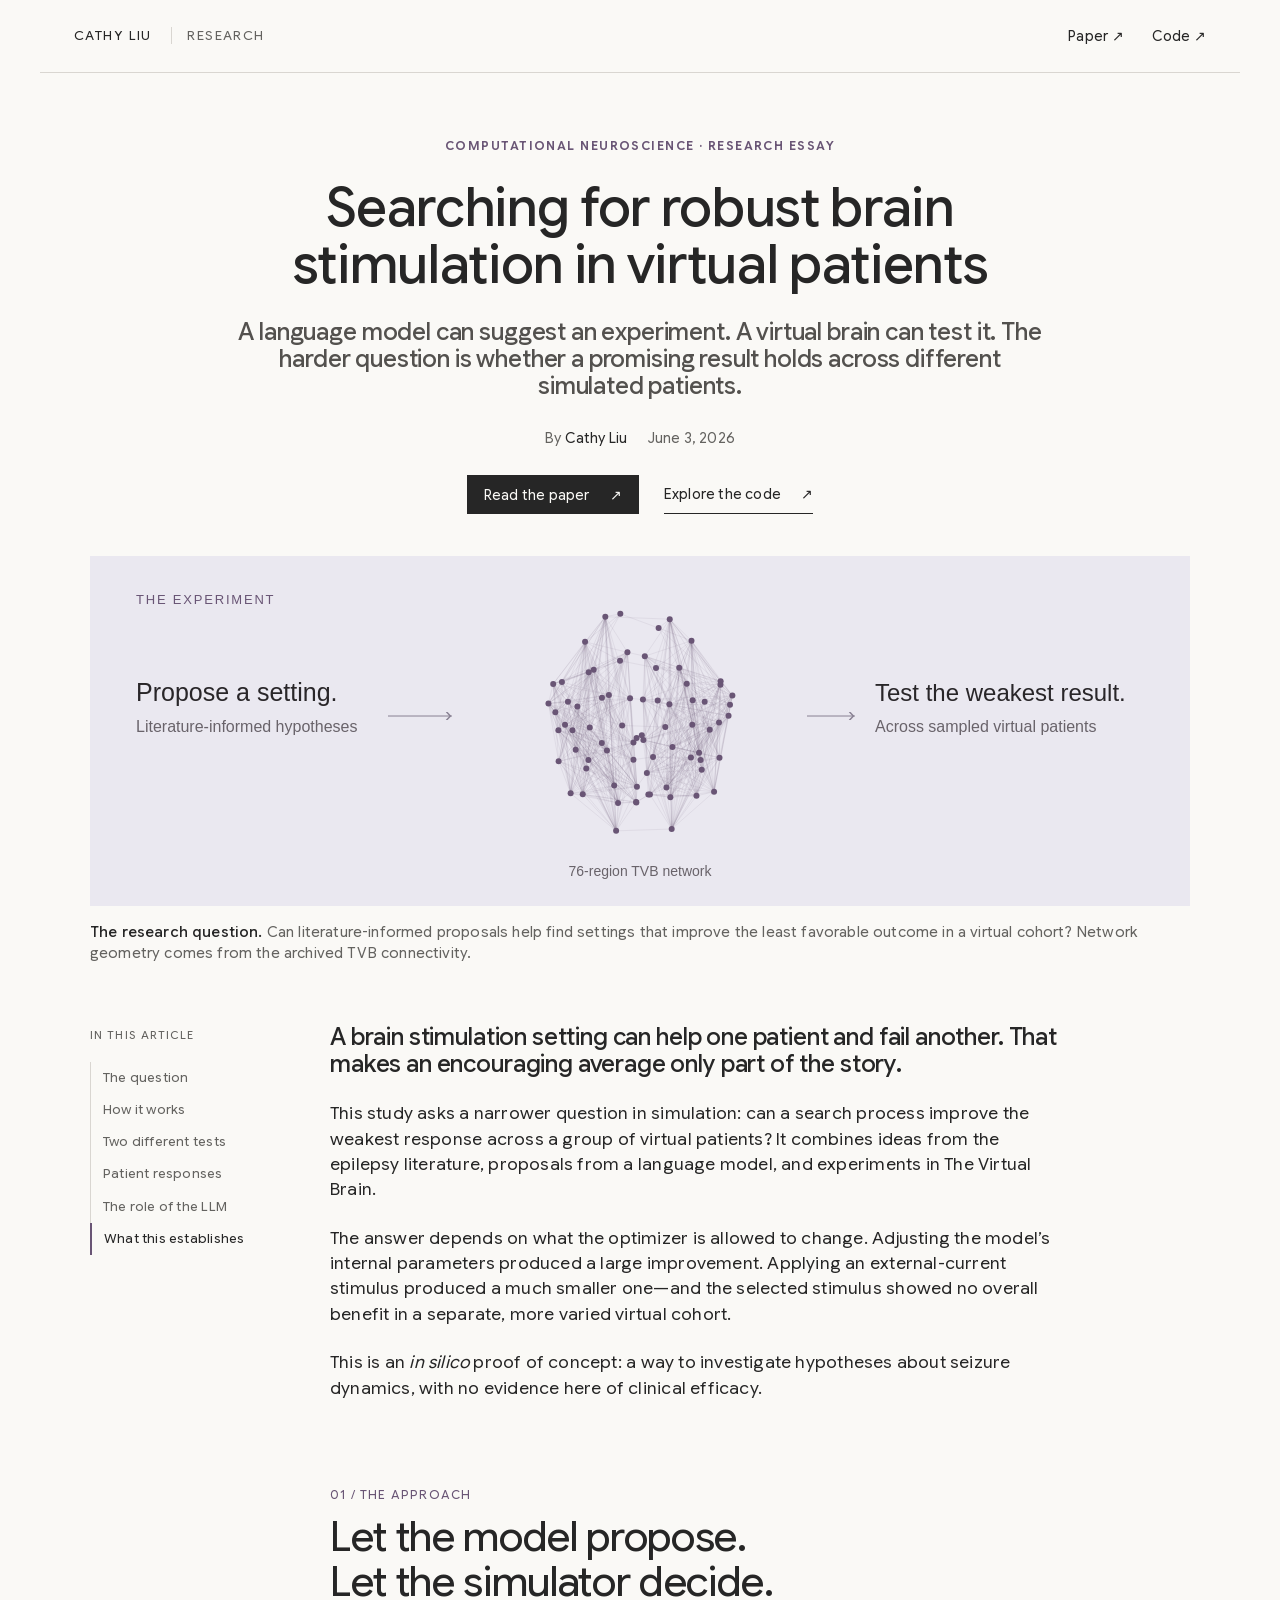
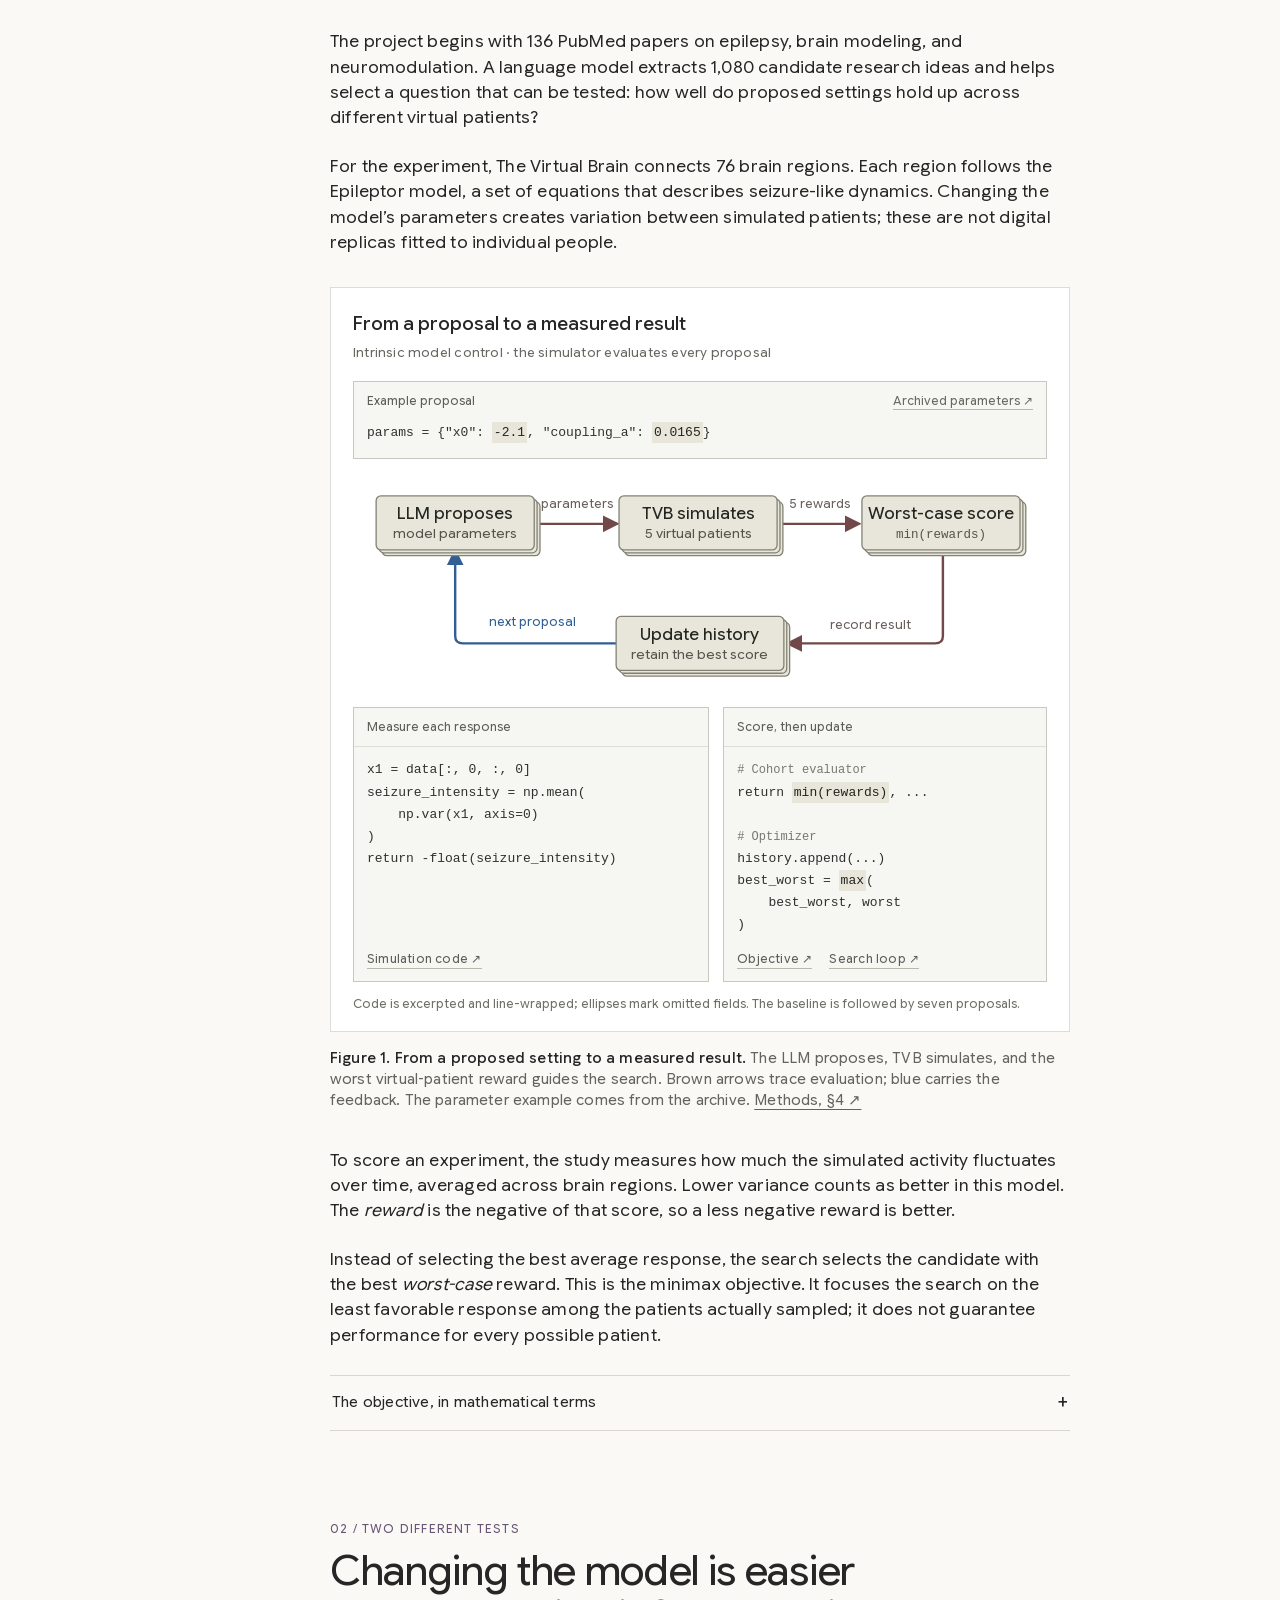
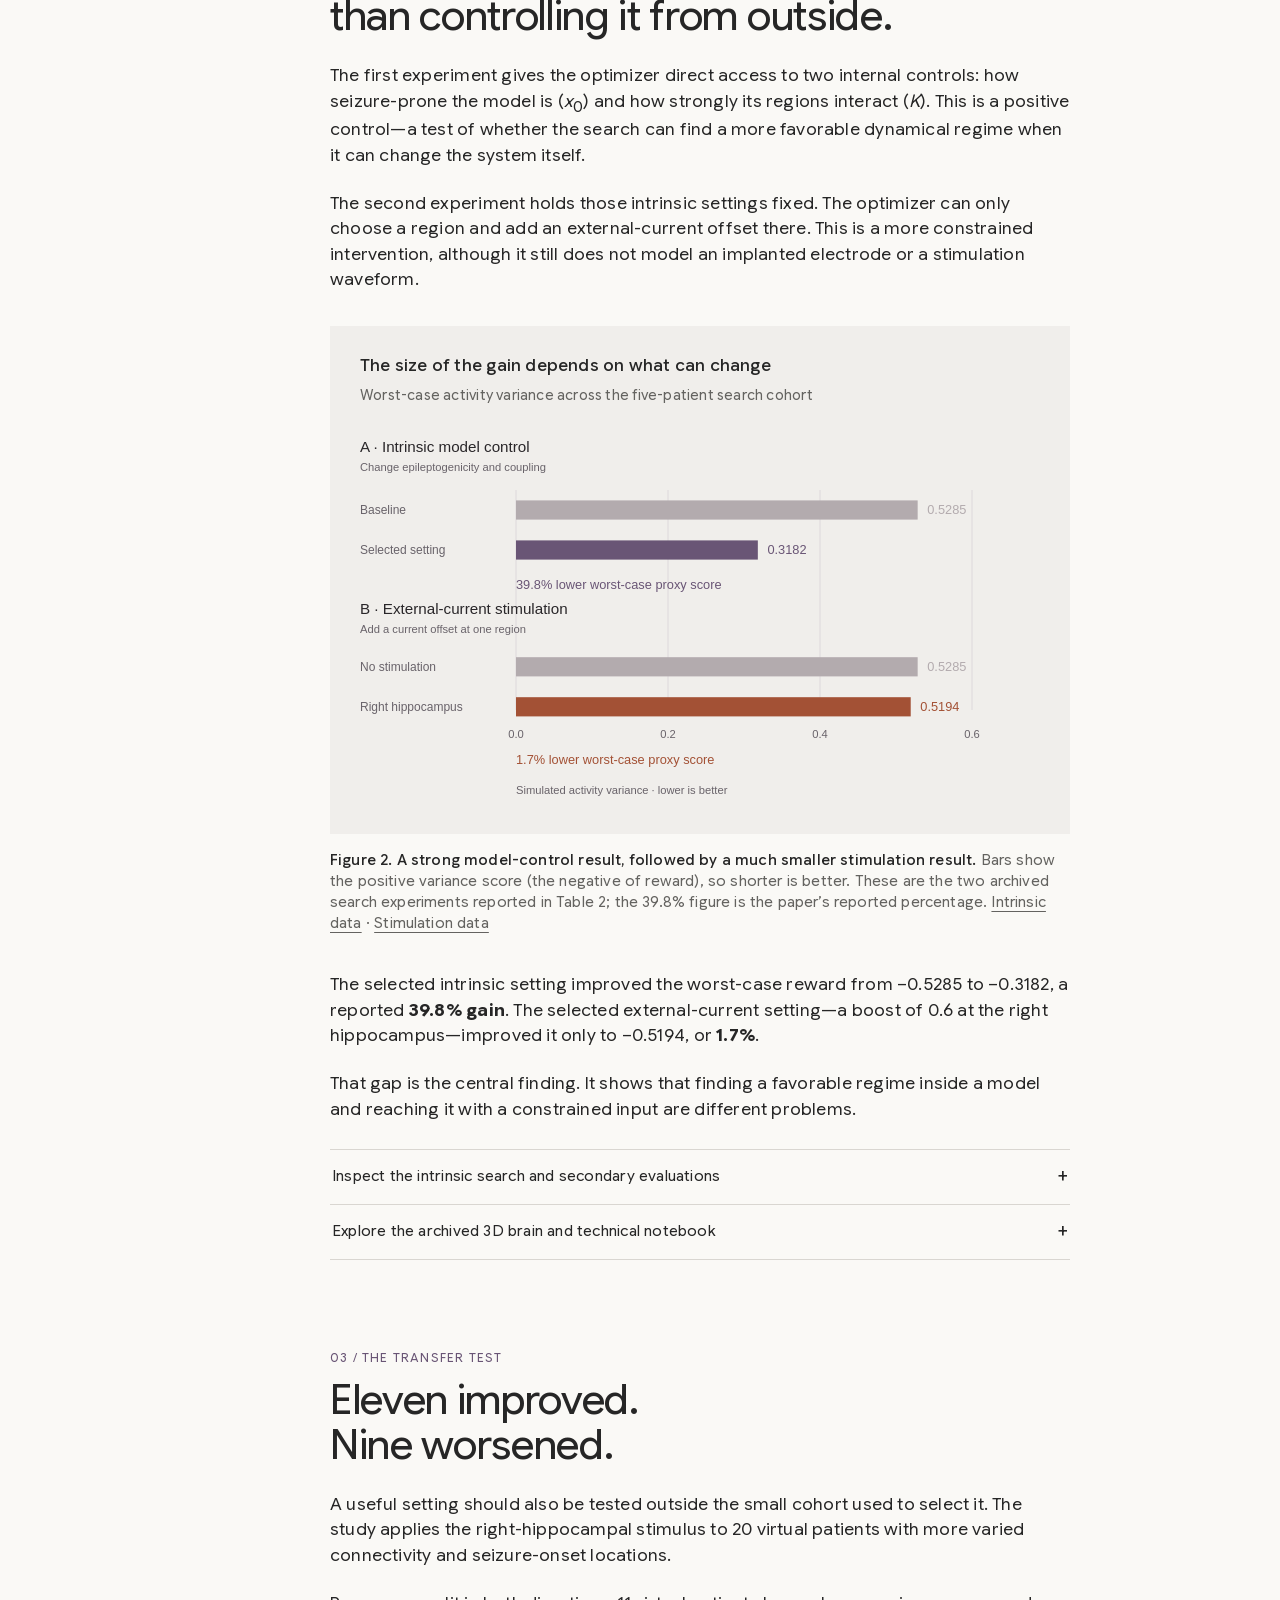
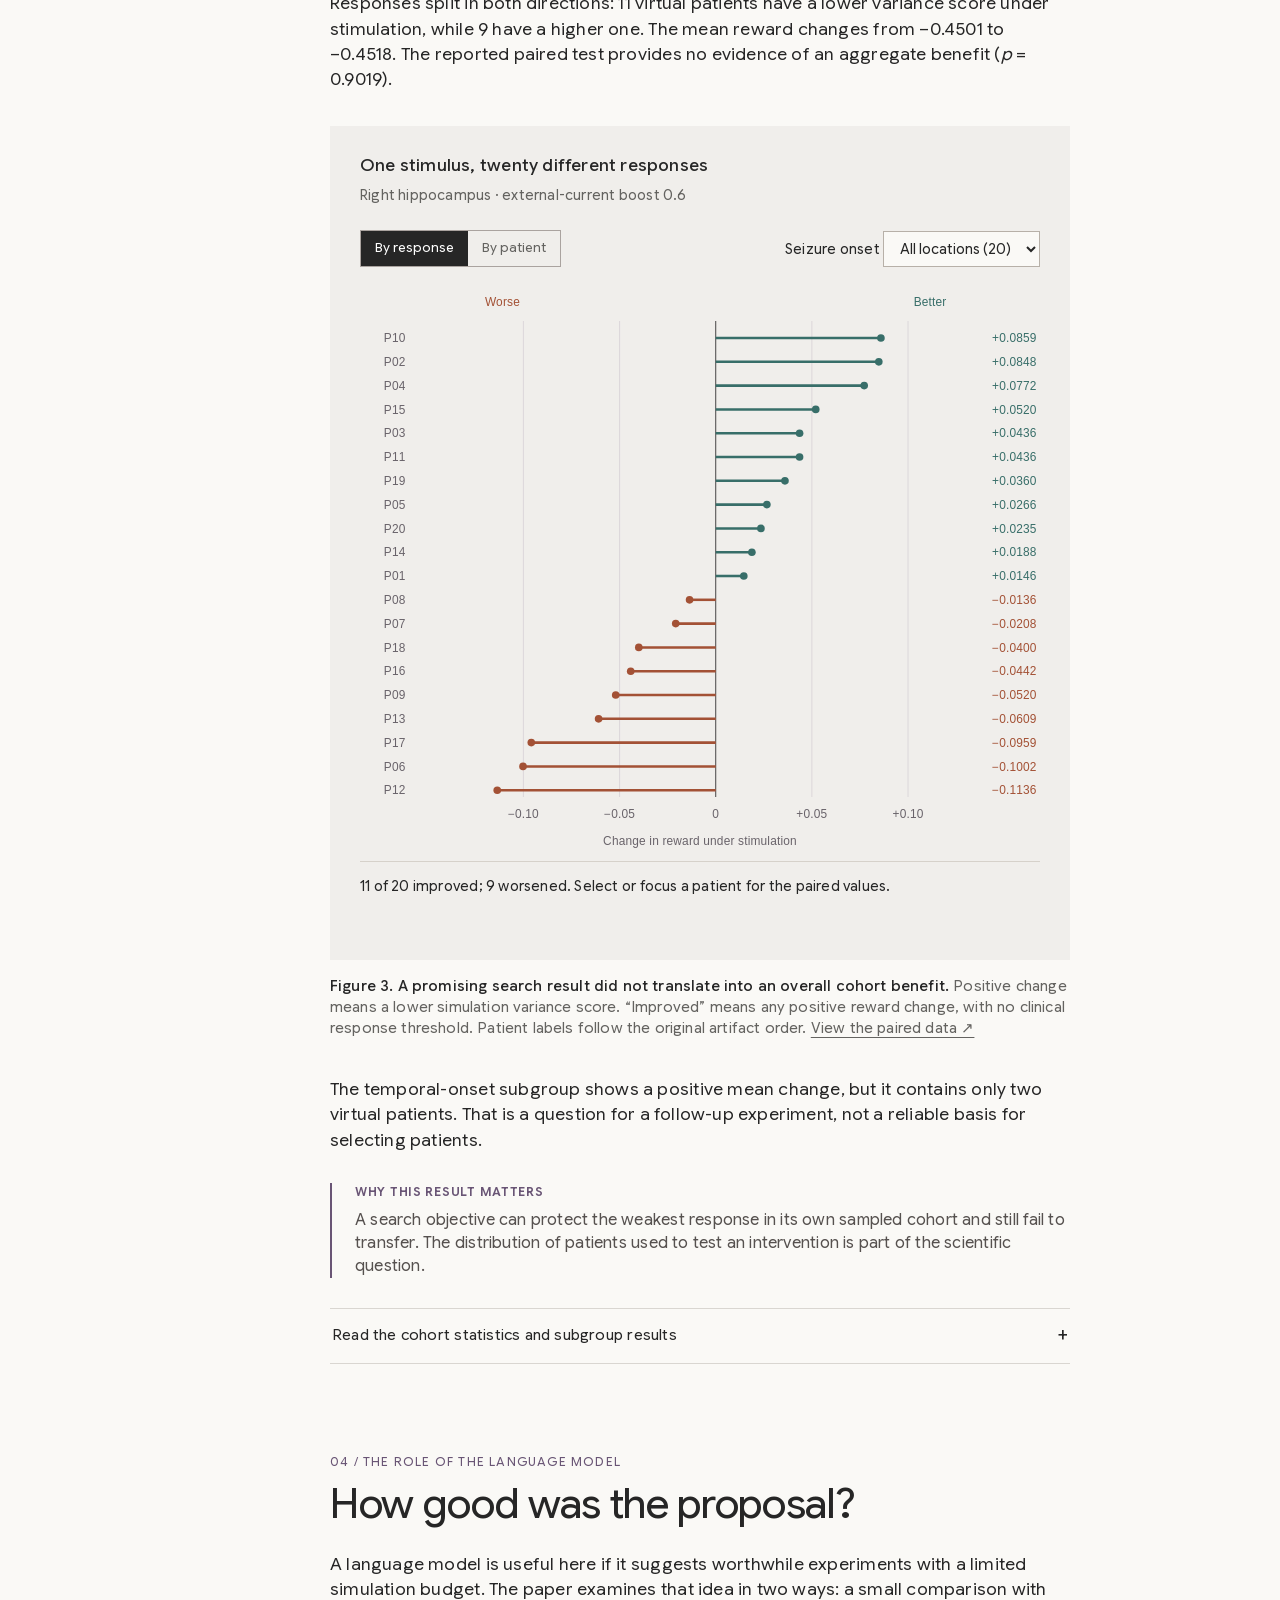
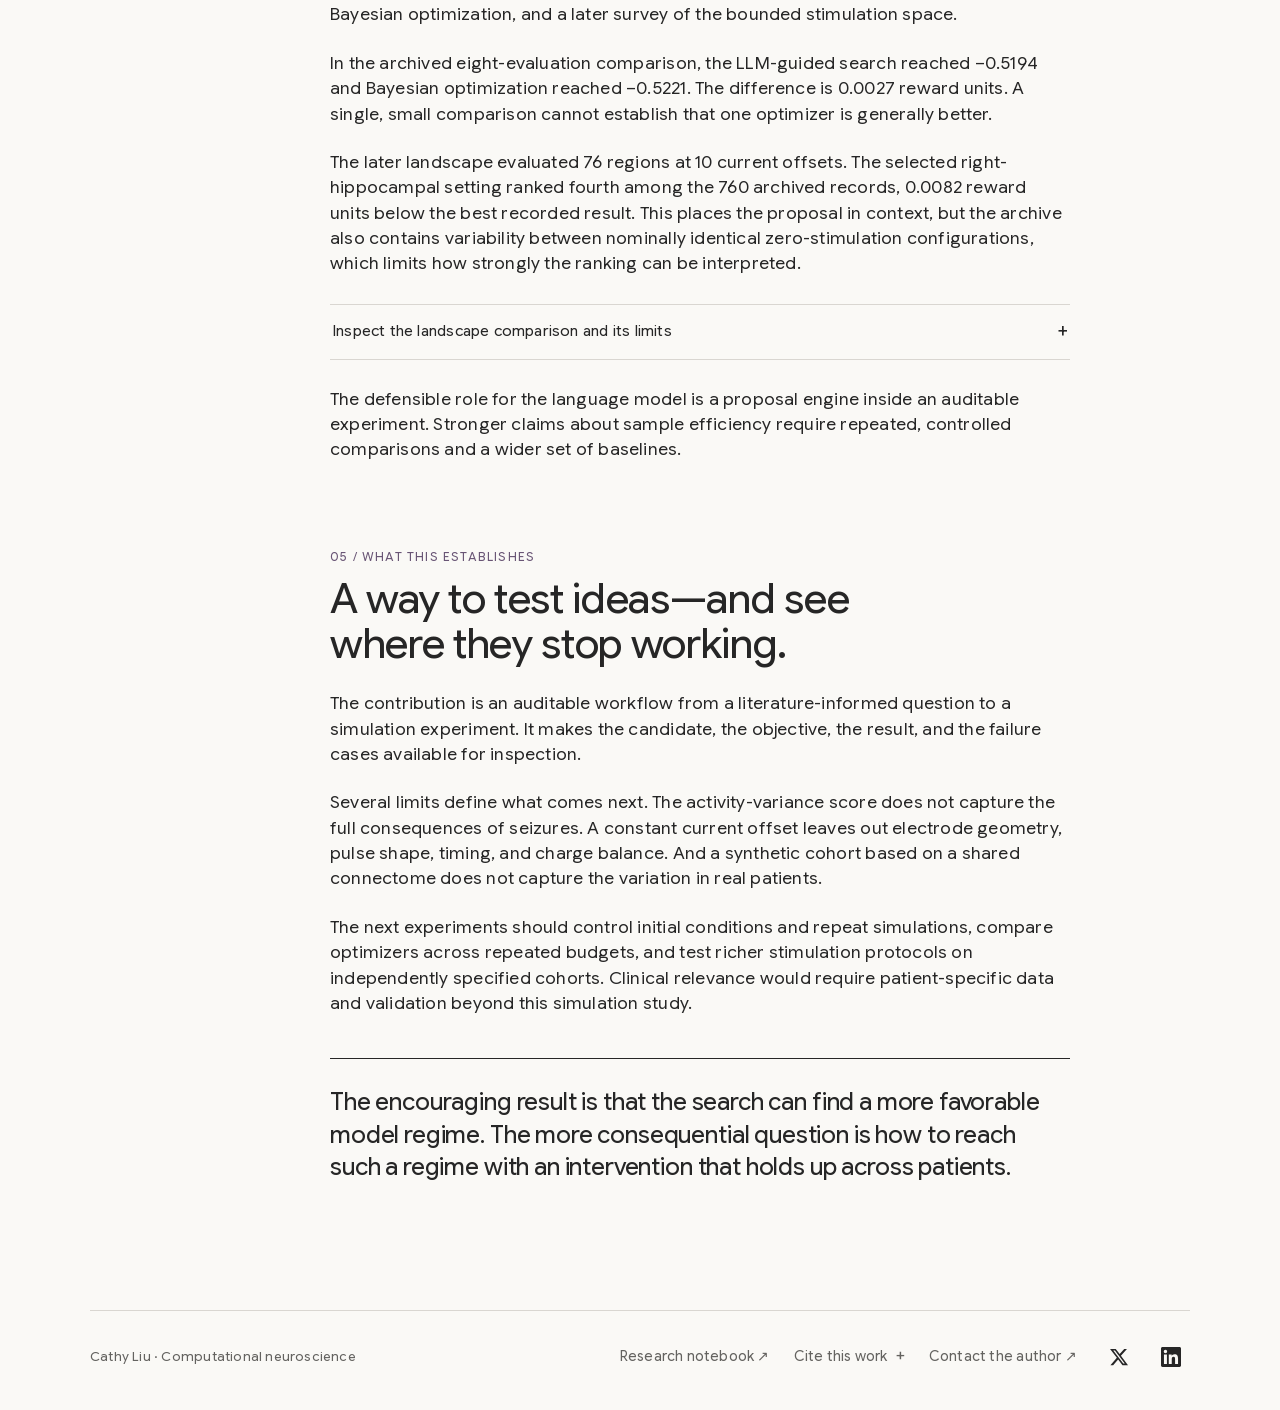
<file: index.html>
<!doctype html>
<html lang="en">
<head>
<meta charset="utf-8"><meta name="viewport" content="width=device-width, initial-scale=1">
<title>Searching for robust brain stimulation in virtual patients — Cathy Liu</title>
<meta name="description" content="A research essay on literature-guided minimax optimization in The Virtual Brain: what improves in simulation, what fails to transfer, and what remains uncertain.">
<meta name="theme-color" content="#faf9f6">
<link rel="preload" href="assets/essay/fonts/google-sans-flex-latin.woff2" as="font" type="font/woff2" crossorigin>
<link rel="stylesheet" href="assets/essay/style.css">
<link rel="stylesheet" href="assets/essay/typography.css">
<link rel="stylesheet" href="assets/essay/search-loop.css">
<link rel="stylesheet" href="assets/essay/layout.css">
</head>
<body>
<a class="skip" href="#article">Skip to article</a>
<header class="topbar"><a class="wordmark" href="./">CATHY LIU <span>RESEARCH</span></a><nav class="toplinks" aria-label="Resources"><a href="https://arxiv.org/abs/2606.04339">Paper ↗</a><a href="https://github.com/liuzhitong330/tvb-llm-robust-neurostim">Code ↗</a></nav></header>
<main>
<header class="hero">
<p class="eyebrow">Computational neuroscience · Research essay</p>
<h1>Searching for robust brain stimulation in virtual patients</h1>
<p class="deck">A language model can suggest an experiment. A virtual brain can test it. The harder question is whether a promising result holds across different simulated patients.</p>
<div class="byline"><span>By <strong>Cathy Liu</strong></span><time datetime="2026-06-03">June 3, 2026</time></div>
<div class="article-actions"><a class="primary" href="https://arxiv.org/abs/2606.04339">Read the paper <span aria-hidden="true">↗</span></a><a href="https://github.com/liuzhitong330/tvb-llm-robust-neurostim">Explore the code <span aria-hidden="true">↗</span></a></div>
<figure class="cover"><picture><source media="(max-width:600px)" srcset="assets/essay/virtual-network-mobile.svg"><img src="assets/essay/virtual-network.svg" width="1100" height="350" alt="A literature-informed proposal is tested in a 76-region virtual brain, with the score determined by the least favorable response across the sampled patients."></picture><figcaption><strong>The research question.</strong> Can literature-informed proposals help find settings that improve the least favorable outcome in a virtual cohort? Network geometry comes from the archived TVB connectivity.</figcaption></figure>
</header>
<div class="reading-layout">
<nav class="contents" aria-label="In this article"><p>In this article</p><a href="#question">The question</a><a href="#method">How it works</a><a href="#two-tests">Two different tests</a><a href="#patients">Patient responses</a><a href="#language-model">The role of the LLM</a><a href="#meaning">What this establishes</a></nav>
<article id="article">
<section id="question"><p class="lead">A brain stimulation setting can help one patient and fail another. That makes an encouraging average only part of the story.</p><p>This study asks a narrower question in simulation: can a search process improve the weakest response across a group of virtual patients? It combines ideas from the epilepsy literature, proposals from a language model, and experiments in The Virtual Brain.</p><p>The answer depends on what the optimizer is allowed to change. Adjusting the model’s internal parameters produced a large improvement. Applying an external-current stimulus produced a much smaller one—and the selected stimulus showed no overall benefit in a separate, more varied virtual cohort.</p><p>This is an <em>in silico</em> proof of concept: a way to investigate hypotheses about seizure dynamics, with no evidence here of clinical efficacy.</p></section>
<section class="section" id="method">
<span class="section-number">01 / THE APPROACH</span>
<h2>Let the model propose.<br>Let the simulator decide.</h2>
<p>The project begins with 136 PubMed papers on epilepsy, brain modeling, and neuromodulation. A language model extracts 1,080 candidate research ideas and helps select a question that can be tested: how well do proposed settings hold up across different virtual patients?</p>
<p>For the experiment, The Virtual Brain connects 76 brain regions. Each region follows the Epileptor model, a set of equations that describes seizure-like dynamics. Changing the model’s parameters creates variation between simulated patients; these are not digital replicas fitted to individual people.</p>
<figure class="article-figure search-figure" id="search-loop">
<div class="search-diagram" aria-labelledby="loop-title">
<div class="diagram-heading"><p class="figure-title" id="loop-title">From a proposal to a measured result</p><p class="figure-subtitle">Intrinsic model control · the simulator evaluates every proposal</p></div>
<div class="proposal-strip">
<div class="strip-heading"><span>Example proposal</span><a href="results/results.json">Archived parameters ↗</a></div>
<pre class="diagram-code"><code>params = {<span class="code-key">"x0"</span>: <mark>-2.1</mark>, <span class="code-key">"coupling_a"</span>: <mark>0.0165</mark>}</code></pre>
</div>
<div class="diagram-routing">
<svg class="routing-desktop" viewBox="0 0 720 244" role="img" aria-labelledby="routing-title routing-description">
<title id="routing-title">The proposal, simulation, scoring and feedback loop</title><desc id="routing-description">A language model proposes model parameters. TVB evaluates them for five virtual patients. The minimum reward scores the proposal. The result updates the search history, which informs the next proposal. Brown arrows show evaluation; the blue arrow shows feedback.</desc>
<defs><marker id="forward-arrow" viewBox="0 0 10 10" refX="8.5" refY="5" markerWidth="7" markerHeight="7" orient="auto"><path d="M0 0 L10 5 L0 10 Z" fill="#724849"/></marker><marker id="feedback-arrow" viewBox="0 0 10 10" refX="8.5" refY="5" markerWidth="7" markerHeight="7" orient="auto"><path d="M0 0 L10 5 L0 10 Z" fill="#315f94"/></marker></defs>
<g class="routing-lines" fill="none" stroke="#724849" stroke-width="2.5" marker-end="url(#forward-arrow)"><path d="M193 59 H274"/><path d="M445 59 H525"/><path d="M612 90 V175 Q612 183 604 183 H451"/></g>
<path d="M273 183 H114 Q106 183 106 175 V87" fill="none" stroke="#315f94" stroke-width="2.5" marker-end="url(#feedback-arrow)"/>
<g class="routing-labels"><text x="233" y="43" text-anchor="middle">parameters</text><text x="484" y="43" text-anchor="middle">5 rewards</text><text x="537" y="168" text-anchor="middle">record result</text><text class="feedback-label" x="186" y="165" text-anchor="middle">next proposal</text></g>
<g class="routing-node"><rect x="30" y="36" width="164" height="56" rx="5"/><rect x="27" y="33" width="164" height="56" rx="5"/><rect x="24" y="30" width="164" height="56" rx="5"/><text x="106" y="54" text-anchor="middle">LLM proposes</text><text class="node-subtext" x="106" y="74" text-anchor="middle">model parameters</text></g>
<g class="routing-node"><rect x="282" y="36" width="164" height="56" rx="5"/><rect x="279" y="33" width="164" height="56" rx="5"/><rect x="276" y="30" width="164" height="56" rx="5"/><text x="358" y="54" text-anchor="middle">TVB simulates</text><text class="node-subtext" x="358" y="74" text-anchor="middle">5 virtual patients</text></g>
<g class="routing-node"><rect x="534" y="36" width="164" height="56" rx="5"/><rect x="531" y="33" width="164" height="56" rx="5"/><rect x="528" y="30" width="164" height="56" rx="5"/><text x="610" y="54" text-anchor="middle">Worst-case score</text><text class="node-subtext mono-label" x="610" y="74" text-anchor="middle">min(rewards)</text></g>
<g class="routing-node"><rect x="279" y="161" width="174" height="56" rx="5"/><rect x="276" y="158" width="174" height="56" rx="5"/><rect x="273" y="155" width="174" height="56" rx="5"/><text x="360" y="179" text-anchor="middle">Update history</text><text class="node-subtext" x="360" y="199" text-anchor="middle">retain the best score</text></g>
</svg>
<svg class="routing-mobile" viewBox="0 0 360 424" role="img" aria-labelledby="routing-mobile-title routing-mobile-description">
<title id="routing-mobile-title">The proposal, simulation, scoring and feedback loop</title><desc id="routing-mobile-description">LLM proposal, TVB simulation for five virtual patients, minimum reward, and updated history. A blue return arrow carries the history back to the proposal step.</desc>
<defs><marker id="mobile-forward-arrow" viewBox="0 0 10 10" refX="8.5" refY="5" markerWidth="7" markerHeight="7" orient="auto"><path d="M0 0 L10 5 L0 10 Z" fill="#724849"/></marker><marker id="mobile-feedback-arrow" viewBox="0 0 10 10" refX="8.5" refY="5" markerWidth="7" markerHeight="7" orient="auto"><path d="M0 0 L10 5 L0 10 Z" fill="#315f94"/></marker></defs>
<g fill="none" stroke="#724849" stroke-width="2.5" marker-end="url(#mobile-forward-arrow)"><path d="M210 75 V121"/><path d="M210 175 V221"/><path d="M210 275 V321"/></g>
<path d="M119 352 H45 Q35 352 35 342 V59 Q35 49 45 49 H116" fill="none" stroke="#315f94" stroke-width="2.5" marker-end="url(#mobile-feedback-arrow)"/>
<g class="routing-labels"><text x="229" y="103">parameters</text><text x="229" y="203">5 rewards</text><text x="229" y="303">result</text><text class="feedback-label" x="35" y="406">↶ History informs the next proposal</text></g>
<g class="routing-node"><rect x="126" y="26" width="180" height="56" rx="5"/><rect x="123" y="23" width="180" height="56" rx="5"/><rect x="120" y="20" width="180" height="56" rx="5"/><text x="210" y="44" text-anchor="middle">LLM proposes</text><text class="node-subtext" x="210" y="64" text-anchor="middle">model parameters</text></g>
<g class="routing-node"><rect x="126" y="128" width="180" height="56" rx="5"/><rect x="123" y="125" width="180" height="56" rx="5"/><rect x="120" y="122" width="180" height="56" rx="5"/><text x="210" y="146" text-anchor="middle">TVB simulates</text><text class="node-subtext" x="210" y="166" text-anchor="middle">5 virtual patients</text></g>
<g class="routing-node"><rect x="126" y="228" width="180" height="56" rx="5"/><rect x="123" y="225" width="180" height="56" rx="5"/><rect x="120" y="222" width="180" height="56" rx="5"/><text x="210" y="246" text-anchor="middle">Worst-case score</text><text class="node-subtext mono-label" x="210" y="266" text-anchor="middle">min(rewards)</text></g>
<g class="routing-node"><rect x="126" y="328" width="180" height="56" rx="5"/><rect x="123" y="325" width="180" height="56" rx="5"/><rect x="120" y="322" width="180" height="56" rx="5"/><text x="210" y="346" text-anchor="middle">Update history</text><text class="node-subtext" x="210" y="366" text-anchor="middle">retain the best score</text></g>
</svg>
</div>
<div class="implementation-excerpts">
<div class="excerpt">
<div class="strip-heading"><span>Measure each response</span></div>
<pre class="diagram-code"><code>x1 = data[:, 0, :, 0]
seizure_intensity = np.mean(
    np.var(x1, axis=0)
)
return -float(seizure_intensity)</code></pre>
<a class="code-source" href="https://github.com/liuzhitong330/tvb-llm-robust-neurostim/blob/30c066d/src/tvb_llm_neurostim/simulation.py#L38-L42">Simulation code ↗</a>
</div>
<div class="excerpt">
<div class="strip-heading"><span>Score, then update</span></div>
<pre class="diagram-code"><code><span class="code-comment"># Cohort evaluator</span>
return <mark>min(rewards)</mark>, ...

<span class="code-comment"># Optimizer</span>
history.append(...)
best_worst = <mark>max</mark>(
    best_worst, worst
)</code></pre>
<div class="code-sources"><a class="code-source" href="https://github.com/liuzhitong330/tvb-llm-robust-neurostim/blob/30c066d/src/tvb_llm_neurostim/simulation.py#L45-L66">Objective ↗</a><a class="code-source" href="https://github.com/liuzhitong330/tvb-llm-robust-neurostim/blob/30c066d/src/tvb_llm_neurostim/optimization.py#L74-L91">Search loop ↗</a></div>
</div>
</div>
<p class="diagram-footnote">Code is excerpted and line-wrapped; ellipses mark omitted fields. The baseline is followed by seven proposals.</p>
</div>
<figcaption><strong>Figure 1. From a proposed setting to a measured result.</strong> The LLM proposes, TVB simulates, and the worst virtual-patient reward guides the search. Brown arrows trace evaluation; blue carries the feedback. The parameter example comes from the archive. <a href="https://arxiv.org/html/2606.04339v1#S4">Methods, §4 ↗</a></figcaption>
</figure>
<p>To score an experiment, the study measures how much the simulated activity fluctuates over time, averaged across brain regions. Lower variance counts as better in this model. The <em>reward</em> is the negative of that score, so a less negative reward is better.</p>
<p>Instead of selecting the best average response, the search selects the candidate with the best <em>worst-case</em> reward. This is the minimax objective. It focuses the search on the least favorable response among the patients actually sampled; it does not guarantee performance for every possible patient.</p>
<details><summary>The objective, in mathematical terms</summary><div class="details-body"><div class="equation">Choose θ to maximize min<sub>p ∈ P</sub> R(θ, p)<span>θ = candidate setting &nbsp; · &nbsp; P = sampled virtual cohort<br>R = − mean temporal variance of the fast Epileptor state, x₁</span></div><p>The five-patient search cohort varies scalar coupling by uniform perturbations in [−0.003, 0.003]. The archived intrinsic search evaluates a baseline plus seven proposals; the external-current search evaluates eight proposals. The reward is a simulation endpoint, not seizure frequency, cognition, or quality of life.</p></div></details>
</section>
<section class="section" id="two-tests">
<span class="section-number">02 / TWO DIFFERENT TESTS</span>
<h2>Changing the model is easier than controlling it from outside.</h2>
<p>The first experiment gives the optimizer direct access to two internal controls: how seizure-prone the model is (<em>x</em><sub>0</sub>) and how strongly its regions interact (<em>K</em>). This is a positive control—a test of whether the search can find a more favorable dynamical regime when it can change the system itself.</p>
<p>The second experiment holds those intrinsic settings fixed. The optimizer can only choose a region and add an external-current offset there. This is a more constrained intervention, although it still does not model an implanted electrode or a stimulation waveform.</p>
<figure class="article-figure" id="experiment-figure">
<div class="plate"><p class="figure-title">The size of the gain depends on what can change</p><p class="figure-subtitle">Worst-case activity variance across the five-patient search cohort</p><picture><source media="(max-width:600px)" srcset="assets/essay/two-experiments-mobile.svg"><img class="wide-figure" src="assets/essay/two-experiments.svg" width="850" height="470" loading="lazy" alt="Intrinsic model control lowers worst-case variance from 0.5285 to 0.3182, a reported 39.8% gain. External-current stimulation lowers it from 0.5285 to 0.5194, a 1.7% gain. Both comparisons use the same axis."></picture></div>
<figcaption><strong>Figure 2. A strong model-control result, followed by a much smaller stimulation result.</strong> Bars show the positive variance score (the negative of reward), so shorter is better. These are the two archived search experiments reported in Table 2; the 39.8% figure is the paper’s reported percentage. <a href="results/results.json">Intrinsic data</a> · <a href="results/results_v2.json">Stimulation data</a></figcaption>
</figure>
<p>The selected intrinsic setting improved the worst-case reward from −0.5285 to −0.3182, a reported <strong>39.8% gain</strong>. The selected external-current setting—a boost of 0.6 at the right hippocampus—improved it only to −0.5194, or <strong>1.7%</strong>.</p>
<p>That gap is the central finding. It shows that finding a favorable regime inside a model and reaching it with a constrained input are different problems.</p>
<details><summary>Inspect the intrinsic search and secondary evaluations</summary><div class="details-body">
<div class="chart-scroll" tabindex="0" aria-label="Intrinsic trajectory; scroll horizontally on small screens"><img src="assets/essay/intrinsic-trajectory.svg" width="840" height="328" loading="lazy" alt="Mean and worst-case rewards improve after baseline, then fluctuate across seven LLM proposals. The best archived worst-case reward is minus 0.3182."></div>
<p>The selected setting is <em>x</em><sub>0</sub> = −2.1, <em>K</em> = 0.0165. The initial setting is <em>x</em><sub>0</sub> = −1.6, <em>K</em> = 0.0152. Later proposals do not improve monotonically.</p>
<div class="table-wrap"><table class="data-table"><caption>Archived intrinsic evaluations · worst-case reward</caption><thead><tr><th scope="col">Cohort</th><th scope="col">n</th><th scope="col">Baseline</th><th scope="col">Selected</th><th scope="col">Gain</th></tr></thead><tbody><tr><th scope="row">Search trajectory</th><td>5</td><td>−0.5285</td><td>−0.3182</td><td>39.8%</td></tr><tr><th scope="row">Held-out artifact</th><td>8</td><td>−0.4985</td><td>−0.3346</td><td>32.9%</td></tr><tr><th scope="row">Stress artifact</th><td>30</td><td>−0.5175</td><td>−0.4047</td><td>21.8%</td></tr></tbody></table></div>
<p class="source">Source: paper Table 2 and <a href="results/generalization_data.json">generalization_data.json</a>. These are archived secondary evaluations, without documentation that the cohorts were locked before optimization. The artifact’s narrow, medium, and wide variability arrays are identical, so they are not shown as independent robustness checks.</p>
</div></details>
<details><summary>Explore the archived 3D brain and technical notebook</summary><div class="details-body"><p>The original regional visualization compares the intrinsic baseline and selected settings. Its region colors are an illustrative simulation output, not a map of treatment benefit or results for the 20-patient cohort.</p><a href="notebook.html#brain-map">Open the interactive 3D view ↗</a><p class="source">The notebook also preserves the original waveform, search-history, literature, and optimizer-comparison explorers.</p></div></details>
</section>
<section class="section" id="patients">
<span class="section-number">03 / THE TRANSFER TEST</span>
<h2>Eleven improved.<br>Nine worsened.</h2>
<p>A useful setting should also be tested outside the small cohort used to select it. The study applies the right-hippocampal stimulus to 20 virtual patients with more varied connectivity and seizure-onset locations.</p>
<p>Responses split in both directions: 11 virtual patients have a lower variance score under stimulation, while 9 have a higher one. The mean reward changes from −0.4501 to −0.4518. The reported paired test provides no evidence of an aggregate benefit (<em>p</em> = 0.9019).</p>
<figure class="article-figure">
<div class="plate">
<p class="figure-title">One stimulus, twenty different responses</p><p class="figure-subtitle">Right hippocampus · external-current boost 0.6</p>
<div class="controls" id="cohort-controls" hidden><div class="segmented" aria-label="Patient order"><button type="button" data-order="response" aria-pressed="true">By response</button><button type="button" data-order="patient" aria-pressed="false">By patient</button></div><label>Seizure onset <select id="cohort-filter"><option value="all">All locations (20)</option value="hippocampal">Hippocampal (9)</option><option value="frontal">Frontal (4)</option><option value="temporal">Temporal (2)</option><option value="occipital">Occipital (5)</option></select></label></div>
<div id="cohort-chart"><img class="wide-figure" src="assets/essay/patient-responses.svg" width="800" height="675" loading="lazy" alt="Sorted changes in reward for all twenty virtual patients. Eleven positive changes and nine negative changes, including substantial worsening in some patients."></div>
<p class="patient-readout" id="patient-readout" aria-live="polite">11 of 20 improved; 9 worsened. Each mark is one virtual patient.</p>
</div>
<figcaption><strong>Figure 3. A promising search result did not translate into an overall cohort benefit.</strong> Positive change means a lower simulation variance score. “Improved” means any positive reward change, with no clinical response threshold. Patient labels follow the original artifact order. <a href="results/cohort_results_20.json">View the paired data ↗</a></figcaption>
</figure>
<p>The temporal-onset subgroup shows a positive mean change, but it contains only two virtual patients. That is a question for a follow-up experiment, not a reliable basis for selecting patients.</p>
<div class="note"><span class="note-label">Why this result matters</span><p>A search objective can protect the weakest response in its own sampled cohort and still fail to transfer. The distribution of patients used to test an intervention is part of the scientific question.</p></div>
<details><summary>Read the cohort statistics and subgroup results</summary><div class="details-body"><div class="table-wrap"><table class="data-table"><caption>Seizure-onset subgroups · change in reward</caption><thead><tr><th scope="col">Location</th><th scope="col">n</th><th scope="col">Mean change</th><th scope="col">SEM</th></tr></thead><tbody><tr><th scope="row">Temporal</th><td>2</td><td>+0.0563</td><td>0.0297</td></tr><tr><th scope="row">Hippocampal</th><td>9</td><td>−0.0078</td><td>0.0191</td></tr><tr><th scope="row">Frontal</th><td>4</td><td>−0.0043</td><td>0.0302</td></tr><tr><th scope="row">Occipital</th><td>5</td><td>−0.0119</td><td>0.0363</td></tr></tbody></table></div><p>Reported full-cohort statistics: paired <em>t</em> = −0.125; two-sided <em>p</em> = 0.9019; standardized effect size <em>d</em> = −0.049. These are descriptive statistics for a small simulated cohort, not clinical evidence. SEM is the standard error of the mean.</p><p class="source">Source: paper §5.4 and Table 4. The separate cohort varies connectivity weights and seizure-onset locations, rather than just the scalar coupling used during the search.</p></div></details>
</section>
<section class="section" id="language-model">
<span class="section-number">04 / THE ROLE OF THE LANGUAGE MODEL</span>
<h2>How good was the proposal?</h2>
<p>A language model is useful here if it suggests worthwhile experiments with a limited simulation budget. The paper examines that idea in two ways: a small comparison with Bayesian optimization, and a later survey of the bounded stimulation space.</p>
<p>In the archived eight-evaluation comparison, the LLM-guided search reached −0.5194 and Bayesian optimization reached −0.5221. The difference is 0.0027 reward units. A single, small comparison cannot establish that one optimizer is generally better.</p>
<p>The later landscape evaluated 76 regions at 10 current offsets. The selected right-hippocampal setting ranked fourth among the 760 archived records, 0.0082 reward units below the best recorded result. This places the proposal in context, but the archive also contains variability between nominally identical zero-stimulation configurations, which limits how strongly the ranking can be interpreted.</p>
<details><summary>Inspect the landscape comparison and its limits</summary><div class="details-body"><div class="table-wrap"><table class="data-table"><caption>Later landscape · rewards within the same archive</caption><thead><tr><th scope="col">Candidate or comparator</th><th scope="col">Worst reward</th><th scope="col">Gap to best</th></tr></thead><tbody><tr><th scope="row">Best recorded: lPFCDM, boost 3.0</th><td>−0.4351</td><td>0</td></tr><tr class="table-highlight"><th scope="row">Selected: rHC, boost 0.6</th><td>−0.4433</td><td>0.0082</td></tr><tr><th scope="row">Median best of 8 random draws</th><td>−0.4735</td><td>0.0384</td></tr><tr><th scope="row">Stored rHC zero-boost baseline</th><td>−0.4968</td><td>0.0617</td></tr></tbody></table></div>
<p>These values come from a later TVB runtime and must be compared within this archive. They are not interchangeable with the earlier −0.5285 baseline or the 1.7% archived search result.</p>
<div class="note"><span class="note-label">Artifact note</span><p>The archived landscape assigns different rewards to nominally identical zero-boost configurations: their worst-case scores range from −0.5760 to −0.4390. The ranking is therefore shown as an exploratory artifact; controlled repeat runs are needed before attributing these differences to target or intensity.</p></div>
<p class="source">Sources: paper §4.7 and Table 3; <a href="results/clinical_landscape.json">landscape data</a>; <a href="results/bo_comparison.json">optimizer comparison</a>. The artifact note is a direct consistency check of the linked data, distinct from the paper’s reported interpretation.</p>
</div></details>
<p>The defensible role for the language model is a proposal engine inside an auditable experiment. Stronger claims about sample efficiency require repeated, controlled comparisons and a wider set of baselines.</p>
</section>
<section class="section" id="meaning">
<span class="section-number">05 / WHAT THIS ESTABLISHES</span>
<h2>A way to test ideas—and see where they stop working.</h2>
<p>The contribution is an auditable workflow from a literature-informed question to a simulation experiment. It makes the candidate, the objective, the result, and the failure cases available for inspection.</p>
<p>Several limits define what comes next. The activity-variance score does not capture the full consequences of seizures. A constant current offset leaves out electrode geometry, pulse shape, timing, and charge balance. And a synthetic cohort based on a shared connectome does not capture the variation in real patients.</p>
<p>The next experiments should control initial conditions and repeat simulations, compare optimizers across repeated budgets, and test richer stimulation protocols on independently specified cohorts. Clinical relevance would require patient-specific data and validation beyond this simulation study.</p>
<p class="end-note">The encouraging result is that the search can find a more favorable model regime. The more consequential question is how to reach such a regime with an intervention that holds up across patients.</p>
</section>

</article>
</div>
</main>
<footer class="footer">
<span class="footer-credit">Cathy Liu · Computational neuroscience</span>
<a class="footer-tool" href="notebook.html">Research notebook ↗</a>
<details class="footer-citation" id="citation"><summary>Cite this work</summary><div class="details-body"><p class="citation">Liu, C. (2026). <em>Literature-Guided Minimax Optimization of Virtual Epilepsy Neurostimulation.</em> arXiv:2606.04339. <a href="https://doi.org/10.48550/arXiv.2606.04339">doi:10.48550/arXiv.2606.04339</a></p><pre id="bibtex">@misc{liu2026literatureguided,
  title = {Literature-Guided Minimax Optimization of Virtual Epilepsy Neurostimulation},
  author = {Cathy Liu},
  year = {2026},
  eprint = {2606.04339},
  archivePrefix = {arXiv},
  primaryClass = {cs.LG},
  doi = {10.48550/arXiv.2606.04339}
}</pre><button class="copy-button" id="copy-citation" type="button" hidden>Copy BibTeX</button><span id="copy-status" class="source" aria-live="polite"></span></div></details>
<nav class="footer-links" aria-label="Contact and social profiles">
<a class="footer-contact" href="mailto:cathyliu014@gmail.com">Contact the author ↗</a>
<a class="social-link" href="https://x.com/cathy0714yaya?s=11" target="_blank" rel="noopener noreferrer" aria-label="Cathy Liu on X" title="X">
<svg viewBox="0 0 24 24" width="20" height="20" aria-hidden="true" focusable="false"><path fill="currentColor" d="M18.244 2.25h3.308l-7.227 8.26 8.502 11.24H16.17l-5.214-6.817-5.966 6.817H1.68l7.73-8.835L1.254 2.25H8.08l4.713 6.231 5.451-6.231Zm-1.161 17.52h1.833L7.084 4.126H5.117L17.083 19.77Z"/></svg>
</a>
<a class="social-link" href="https://www.linkedin.com/in/cathy-liu-6a2151353/" target="_blank" rel="noopener noreferrer" aria-label="Cathy Liu on LinkedIn" title="LinkedIn">
<svg viewBox="0 0 24 24" width="20" height="20" aria-hidden="true" focusable="false"><path fill="currentColor" d="M20.447 20.452h-3.554v-5.569c0-1.328-.027-3.037-1.852-3.037-1.853 0-2.136 1.445-2.136 2.939v5.667H9.351V9h3.414v1.561h.049c.476-.9 1.637-1.85 3.37-1.85 3.601 0 4.267 2.37 4.267 5.455v6.286ZM5.337 7.433a2.062 2.062 0 1 1 0-4.124 2.062 2.062 0 0 1 0 4.124ZM7.119 20.452H3.555V9h3.564v11.452ZM22.225 0H1.771C.792 0 0 .774 0 1.729v20.542C0 23.227.792 24 1.771 24h20.451C23.2 24 24 23.227 24 22.271V1.729C24 .774 23.2 0 22.222 0Z"/></svg>
</a>
</nav>
</footer>
<script src="assets/essay/essay.js" defer></script>
</body></html>
</file>
<file: assets/essay/style.css>
:root{--paper:#faf9f6;--ink:#262626;--muted:#646360;--line:#d9d6d1;--accent:#695575;--accent-light:#ede9ef;--rust:#a35135;--green:#386e69;--sans:Arial,Helvetica,sans-serif;--serif:Georgia,'Times New Roman',serif}
*{box-sizing:border-box}html{scroll-behavior:smooth;scroll-padding-top:90px}body{margin:0;background:var(--paper);color:var(--ink);font:18px/1.75 var(--sans);-webkit-font-smoothing:antialiased}a{color:inherit;text-decoration-thickness:1px;text-underline-offset:4px}a:hover{color:var(--accent)}a:focus-visible,button:focus-visible,summary:focus-visible,select:focus-visible{outline:2px solid var(--accent);outline-offset:5px}button,select{font:inherit}button{cursor:pointer}button:disabled{cursor:default}img,svg{display:block;max-width:100%}button,input,select{accent-color:var(--accent)}.skip{position:fixed;top:-100px;left:20px;background:white;z-index:20;padding:12px}.skip:focus{top:12px}.topbar{max-width:1200px;margin:auto;padding:26px 34px;display:flex;justify-content:space-between;align-items:center;border-bottom:1px solid var(--line);gap:24px;font-size:14px}.wordmark{text-decoration:none;letter-spacing:.11em;font-size:13px}.wordmark span{color:var(--muted);margin-left:15px;padding-left:15px;border-left:1px solid var(--line)}.toplinks{display:flex;gap:28px}.toplinks a{text-decoration:none}.hero{max-width:1100px;margin:0 auto;padding:64px 0 0}.eyebrow{font-size:12px;letter-spacing:.12em;text-transform:uppercase;color:var(--accent);margin:0 0 24px;font-weight:600}h1{font:400 clamp(42px,6vw,76px)/1.065 var(--serif);letter-spacing:-.042em;max-width:960px;margin:0 0 26px;text-wrap:balance}.deck{font-size:21px;line-height:1.55;max-width:790px;color:#53514e;margin:0 0 28px}.byline{font-size:14px;color:var(--muted);display:flex;gap:20px;flex-wrap:wrap;align-items:center}.byline strong{color:var(--ink);font-weight:400}.article-actions{display:flex;gap:25px;font-size:14px;margin-top:27px}.article-actions a{display:inline-flex;align-items:center;gap:20px;text-decoration:none;padding:9px 0;border-bottom:1px solid var(--ink)}.article-actions .primary{background:var(--ink);color:var(--paper);padding:9px 17px;border:0}.cover{margin:42px 0 60px}.cover img{width:100%;height:auto}.caption,figcaption{font-size:14px;line-height:1.6;color:var(--muted);margin:16px 0 0}.caption strong,figcaption strong{color:var(--ink);font-weight:500}.reading-layout{max-width:1100px;margin:auto;position:relative}.contents{position:sticky;top:38px;width:170px;float:left;font-size:13px;line-height:1.4}.contents p{font-size:11px;text-transform:uppercase;letter-spacing:.1em;color:var(--muted);margin:4px 0 18px}.contents a{display:block;text-decoration:none;color:var(--muted);padding:7px 0 7px 12px;border-left:1px solid var(--line);margin:0}.contents a[aria-current]{border-left:2px solid var(--accent);color:var(--ink)}article{max-width:740px;margin-left:240px}article p{margin:0 0 23px}.lead{font:400 26px/1.5 var(--serif);letter-spacing:-.015em}.section{padding-top:62px}.section-number{font-size:12px;letter-spacing:.1em;color:var(--accent);display:block;margin-bottom:12px}h2{font:400 39px/1.18 var(--serif);letter-spacing:-.025em;margin:0 0 25px;text-wrap:balance}h3{font:400 25px/1.3 var(--serif);margin:30px 0 15px}.source{font-size:13px;color:var(--muted)}.article-figure{margin:33px -60px 38px}.plate{background:#f0eeeb;padding:28px 30px}.figure-title{font-size:17px;font-weight:500;margin:0 0 7px}.figure-subtitle{font-size:14px;line-height:1.5;color:var(--muted);margin:0 0 24px}.wide-figure{width:100%;height:auto}.note{border-left:2px solid var(--accent);padding-left:23px;margin:30px 0;font-size:16px;color:#56514f}.note p:last-child{margin-bottom:0}.note-label{font-size:12px;font-weight:600;letter-spacing:.06em;text-transform:uppercase;color:var(--accent);display:block;margin-bottom:8px}.methods-flow{display:grid;grid-template-columns:repeat(4,1fr);gap:0;margin:24px 0}.flow-step{padding:8px 20px;border-left:1px solid #ccc8c1;font-size:14px;line-height:1.6}.flow-step:first-child{padding-left:0;border:0}.flow-step b{display:block;margin:8px 0;font-size:17px;font-weight:500}.flow-step .number{font-size:12px;color:var(--accent)}.flow-step p{margin:0;color:var(--muted)}.loop-return{font-size:13px;color:var(--accent);border-top:1px solid #c6bccc;padding-top:12px;margin:18px 0 0}.equation{text-align:center;font:26px/1.5 var(--serif);padding:20px 0}.equation span{display:block;font:14px/1.7 var(--sans);color:var(--muted);margin-top:10px}.data-table{width:100%;border-collapse:collapse;font-size:14px;line-height:1.6}.data-table th,.data-table td{padding:13px 12px;border-bottom:1px solid var(--line);text-align:right}.data-table th:first-child,.data-table td:first-child{text-align:left}.data-table th{font-weight:500;color:var(--muted);font-size:12px}.data-table caption{text-align:left;font-size:15px;margin:12px 0}.table-wrap{overflow-x:auto}.data-table tr:last-child td{border-bottom:0}.table-highlight{color:var(--accent)}details{border-top:1px solid var(--line);border-bottom:1px solid var(--line);margin:27px 0;font-size:16px}details+details{border-top:0;margin-top:-27px}summary{padding:16px 2px;cursor:pointer;list-style:none;display:flex;justify-content:space-between;gap:18px;font-size:15px}summary:after{content:'+';font-size:20px;line-height:1}details[open]>summary:after{content:'−'}summary::-webkit-details-marker{display:none}.details-body{padding:4px 0 18px}.details-body p{font-size:15px}.controls{display:flex;gap:16px;justify-content:space-between;align-items:center;flex-wrap:wrap;margin-bottom:20px;font-size:14px}.segmented{display:flex;gap:0;border:1px solid #aaa39f}.segmented button{border:0;background:transparent;padding:8px 14px;color:var(--muted);font-size:13px}.segmented button[aria-pressed=true]{background:var(--ink);color:white}.patient-readout{min-height:48px;padding-top:14px;border-top:1px solid #d6d1ca;font-size:14px;line-height:1.5}.patient-readout strong{font-weight:500}select{max-width:100%;background:var(--paper);color:var(--ink);border:1px solid #b7b0a8;padding:7px 12px;border-radius:0;font-size:14px}.chart-key{display:flex;gap:22px;font-size:13px;color:var(--muted);margin:10px 0 20px}.key-dot{display:inline-block;width:8px;height:8px;border-radius:50%;margin-right:7px;background:var(--green)}.key-dot.rust{background:var(--rust)}.end-note{font:28px/1.45 var(--serif);border-top:1px solid var(--ink);margin:42px 0;padding-top:27px}.resources{border-top:1px solid var(--line);padding-top:25px;margin-top:45px}.resource-row{display:flex;justify-content:space-between;gap:20px;padding:17px 0;border-bottom:1px solid var(--line);font-size:15px;text-decoration:none}.resource-row span{color:var(--muted);font-size:13px}.citation{font-size:14px;color:var(--muted);overflow-wrap:anywhere}.copy-button{border:1px solid var(--line);padding:6px 12px;background:transparent;font-size:13px}pre{font:12px/1.7 monospace;white-space:pre-wrap;overflow-wrap:anywhere}.footer{max-width:1100px;margin:85px auto 0;padding:25px 0 35px;border-top:1px solid var(--line);display:flex;justify-content:space-between;gap:20px;font-size:13px;color:var(--muted)}.brain-frame{width:100%;height:410px;border:1px solid var(--line);margin-top:20px}.figure-fallback{font-size:14px}.source-links{display:flex;gap:20px;flex-wrap:wrap;margin-top:10px}
@media(min-width:1400px){.hero{padding-top:76px}h1{font-size:80px}}
@media(max-width:1180px){.hero,.reading-layout,.footer{margin-left:48px;margin-right:48px}.contents{width:150px}article{margin-left:200px;max-width:700px}.article-figure{margin-left:-25px;margin-right:-25px}}
@media(max-width:900px){.hero,.reading-layout,.footer{margin-left:32px;margin-right:32px}.contents{float:none;position:static;width:auto;display:flex;gap:18px;overflow-x:auto;border-top:1px solid var(--line);border-bottom:1px solid var(--line);padding:13px 0;margin-bottom:40px;white-space:nowrap}.contents p{display:none}.contents a{border:0!important;padding:0;font-size:13px}article{margin:0 auto;max-width:700px}.cover{margin-bottom:34px}.article-figure{margin-left:0;margin-right:0}.hero{padding-top:45px}h1{font-size:61px}}
@media(max-width:600px){body{font-size:17px;line-height:1.75}.topbar{padding:20px}.toplinks{gap:20px}.wordmark span{display:none}.hero,.reading-layout,.footer{margin-left:22px;margin-right:22px}h1{font-size:45px;letter-spacing:-.035em}.deck{font-size:19px}.hero{padding-top:35px}.eyebrow{font-size:11px;margin-bottom:19px}.byline{font-size:13px;gap:7px 16px}.article-actions{gap:20px;margin-top:22px}.cover{margin:31px -22px 25px;overflow:hidden}.cover img{max-width:none;width:170%;margin-left:-35%}.cover figcaption{margin:14px 22px 0}.lead{font-size:23px}.section{padding-top:44px}h2{font-size:33px}h3{font-size:23px}.article-figure{margin:27px -8px 30px}.plate{padding:22px 17px}.methods-flow{grid-template-columns:1fr 1fr;gap:24px 0}.flow-step{padding:0 12px}.flow-step:nth-child(3){border:0;padding-left:0}.flow-step b{font-size:16px}.caption,figcaption{font-size:13px}.figure-title{font-size:16px}.figure-subtitle{font-size:13px}.data-table{font-size:13px}.data-table td,.data-table th{padding:10px 8px}.segmented button{font-size:12px;padding:8px 10px}.resource-row{flex-wrap:wrap;gap:6px}.footer{flex-direction:column;margin-top:58px;gap:8px}.end-note{font-size:25px}.brain-frame{height:320px}}
@media(prefers-reduced-motion:reduce){html{scroll-behavior:auto}}
@media print{body{background:white;font-size:11pt}.topbar,.contents,.article-actions,.controls,.copy-button,.brain-frame{display:none}.hero,.reading-layout,.footer{margin:0}.hero{padding-top:20px}h1{font-size:38pt}article{max-width:none;margin:0}.cover{margin:25px 0}.section{padding-top:20px}.article-figure{break-inside:avoid;margin:20px 0}a{color:inherit}.plate{background:#f6f5f3}.details-body{display:block}details{break-inside:avoid}}
[hidden]{display:none!important}#cohort-chart g[data-patient]{cursor:pointer;outline:none}#cohort-chart g[data-patient]:hover .patient-hit,#cohort-chart g[data-patient]:focus-visible .patient-hit{fill:#e8e2e8}.chart-scroll{overflow-x:auto}.chart-scroll img{min-width:580px}
@media(max-width:600px){.cover img{width:100%;max-width:100%;margin:0}.cover picture{display:block;max-height:260px;overflow:hidden}.cover picture img{height:260px;object-fit:contain;background:#eae8f0}.article-figure figcaption{padding:0 8px}.patient-readout{font-size:13px}.controls{gap:13px}}
</file>
<file: assets/essay/typography.css>
/* Type values matched to the AlphaEvolve article's current public stylesheet.
   Google Sans Flex is self-hosted under the SIL Open Font License; see fonts/OFL.txt. */
@font-face{
  font-family:'Google Sans Flex';
  font-style:normal;
  font-weight:1 1000;
  font-stretch:100%;
  font-display:swap;
  src:url('fonts/google-sans-flex-latin.woff2') format('woff2');
}
:root{
  --sans:'Google Sans Flex',Arial,Helvetica,sans-serif;
  --serif:var(--sans);
}
body{
  font-family:var(--sans);
  font-size:17.5px;
  font-weight:400;
  line-height:1.45;
  letter-spacing:.01188em;
  font-optical-sizing:auto;
  font-feature-settings:'ss02' on;
}
h1{
  font-family:var(--sans);
  font-size:30px;
  font-weight:500;
  line-height:1.06;
  letter-spacing:-.00625em;
  max-width:850px;
}
.deck,.lead{
  font-family:var(--sans);
  font-size:22px;
  font-weight:500;
  line-height:1.12;
  letter-spacing:-.0065em;
}
.deck{max-width:820px}
h2{
  font-family:var(--sans);
  font-size:28px;
  font-weight:450;
  line-height:1.06;
  letter-spacing:-.00778em;
}
h3{
  font-family:var(--sans);
  font-size:24px;
  font-weight:500;
  line-height:1.08;
  letter-spacing:-.00583em;
}
.caption,figcaption{
  font-family:var(--sans);
  font-size:14.5px;
  font-weight:400;
  line-height:1.45;
  letter-spacing:.01143em;
  font-feature-settings:'ss02' on;
}
.caption strong,figcaption strong{font-weight:500}
.end-note{font-family:var(--sans);font-size:24px;font-weight:450;line-height:1.35;letter-spacing:-.0065em}
.equation{font-family:Georgia,'Times New Roman',serif;letter-spacing:normal}
@media(min-width:1280px){
  h1{font-size:54px}
  .deck,.lead{font-size:24px}
  h2{font-size:42px}
  h3{font-size:28px}
}
@media print{
  body{font-size:11pt}
  h1{font-size:30pt}
  h2{font-size:21pt}
  h3{font-size:16pt}
  .deck,.lead{font-size:14pt}
  figcaption{font-size:10pt}
}
</file>
<file: assets/essay/search-loop.css>
/* Compact scientific diagram: neutral nodes, explicit evaluation and feedback. */
.search-figure{
  margin:32px 0 36px;
  width:100%;
  max-width:100%;
  min-width:0;
  container-type:inline-size;
  container-name:search-figure;
}
.search-diagram{
  --node-fill:#e8e6da;
  --node-stroke:#828274;
  --forward:#724849;
  --feedback:#315f94;
  padding:24px 22px 18px;
  background:#fff;
  border:1px solid #ddddd7;
}
.diagram-heading{margin-bottom:18px}
.diagram-heading .figure-title{
  margin:0 0 7px;
  font-size:19px;
  font-weight:500;
  line-height:1.3;
  letter-spacing:0;
}
.diagram-heading .figure-subtitle{font-size:13px;line-height:1.45;margin:0;color:#686863}
.proposal-strip{background:#f6f6f3;border:1px solid #c8c8c0;min-width:0}
.strip-heading{
  display:flex;
  justify-content:space-between;
  flex-wrap:wrap;
  gap:6px 16px;
  color:#5e5e57;
  font-size:12px;
  line-height:1.4;
  letter-spacing:0;
}
.proposal-strip .strip-heading{padding:11px 13px 0}
.strip-heading a{font-size:12px;color:#696961;text-decoration:none;border-bottom:1px solid #b8b8ac}
.diagram-code{
  margin:0;
  padding:12px 13px 14px;
  font:13px/1.7 'SFMono-Regular',Consolas,'Liberation Mono',monospace;
  letter-spacing:0;
  white-space:pre-wrap;
  overflow-wrap:anywhere;
  color:#30312e;
}
.diagram-code code{font:inherit}
.diagram-code mark{color:#23241e;background:var(--node-fill);padding:3px 2px;font-weight:500}
.diagram-code .code-key{color:#30312e}
.diagram-code .code-comment{color:#77786f;font-size:12px}
.diagram-routing{margin:8px 0 4px}
.diagram-routing svg{width:100%;height:auto;overflow:visible}
.routing-mobile{display:none}
.routing-node rect{fill:var(--node-fill);stroke:var(--node-stroke);stroke-width:1.35}
.routing-node text{fill:#23251f;font-family:var(--sans);font-size:18px;font-weight:450;letter-spacing:0}
.routing-node .node-subtext{font-size:14px;font-weight:400;fill:#53544c}
.routing-node .mono-label{font-family:'SFMono-Regular',Consolas,monospace;font-size:13px}
.routing-labels{font-family:var(--sans);font-size:13px;fill:#69605d;letter-spacing:0}
.routing-labels .feedback-label{fill:var(--feedback)}
.implementation-excerpts{display:grid;grid-template-columns:1.1fr 1fr;gap:14px;min-width:0}
.excerpt{
  min-width:0;
  background:#f6f6f3;
  border:1px solid #c8c8c0;
  display:flex;
  flex-direction:column;
}
.excerpt .strip-heading{padding:11px 13px;border-bottom:1px solid #ddddd5}
.excerpt .diagram-code{flex:1}
.code-source{font-size:12px;line-height:1.5;color:#5e5e57;text-decoration:none;text-underline-offset:3px}
.code-source:hover,.strip-heading a:hover{text-decoration:underline;color:#25251e}
.excerpt>a.code-source{margin:0 13px 12px;align-self:flex-start;border-bottom:1px solid #b8b8ac}
.code-sources{display:flex;gap:17px;margin:0 13px 12px;flex-wrap:wrap}
.code-sources a{border-bottom:1px solid #b8b8ac}
.diagram-footnote{font-size:12px!important;line-height:1.5!important;color:#707069;margin:13px 0 0!important;letter-spacing:0}
@container search-figure (max-width:650px){
  .search-diagram{padding:20px 16px 16px}
  .implementation-excerpts{grid-template-columns:1fr}
  .excerpt .diagram-code{font-size:14px}
}
@container search-figure (max-width:520px){
  .routing-desktop{display:none}
  .routing-mobile{display:block;max-width:360px;margin:0 auto}
  .diagram-routing{margin:12px 0 16px}
  .proposal-strip .diagram-code{font-size:13px}
  .diagram-heading .figure-title{font-size:18px}
  .diagram-heading .figure-subtitle{font-size:13px}
}
@media(max-width:600px){
  .search-figure{margin:27px 0 30px}
  .search-diagram{padding:18px 14px 14px}
  .routing-desktop{display:none}
  .routing-mobile{display:block;max-width:360px;margin:0 auto}
  .implementation-excerpts{grid-template-columns:1fr}
}
@media print{
  .search-figure{margin:20px 0;break-inside:avoid}
  .search-diagram{padding:15px}
  .routing-desktop{display:block}
  .routing-mobile{display:none}
  .implementation-excerpts{grid-template-columns:1.1fr 1fr}
  .diagram-code{font-size:9pt}
}
</file>
<file: assets/essay/layout.css>
/* Center the article opening, while keeping the figure caption left-aligned. */
.hero>.eyebrow,.hero>h1,.hero>.deck{text-align:center}
.hero>h1,.hero>.deck{margin-left:auto;margin-right:auto}
.hero>.byline,.hero>.article-actions{justify-content:center;text-align:center}

/* Give the contents and article separate columns. Figures stay in the article. */
.reading-layout{
  display:grid;
  grid-template-columns:170px minmax(0,740px);
  column-gap:70px;
  align-items:start;
}
.contents{float:none;width:auto;min-width:0}
article{margin:0;width:100%;min-width:0;max-width:740px}
.article-figure{margin-left:0;margin-right:0;max-width:100%;min-width:0}
@media(max-width:1180px){
  .reading-layout{grid-template-columns:150px minmax(0,700px);column-gap:50px}
}
@media(max-width:900px){
  .reading-layout{grid-template-columns:minmax(0,700px);justify-content:center;column-gap:0}
  .contents{width:100%;max-width:100%}
  article{max-width:700px}
}
@media print{
  .reading-layout{display:block}
  article{max-width:none}
}

/* Quiet author footer with the same monochrome social-link treatment as the reference. */
.footer{align-items:center;padding-top:26px;padding-bottom:34px}
.footer-credit{line-height:1.5}
.footer-links{display:flex;align-items:center;gap:14px;flex-wrap:wrap}
.footer-contact{margin-right:9px;text-decoration:none;font-size:14px;line-height:1.5}
.footer-contact:hover{text-decoration:underline}
.social-link{display:inline-flex;align-items:center;justify-content:center;width:38px;height:38px;flex:0 0 38px;color:var(--ink);text-decoration:none}
.social-link:hover{color:var(--accent)}
.social-link svg{width:20px;height:20px}
@media(max-width:600px){
  .footer{align-items:flex-start;gap:14px}
  .footer-links{gap:12px}
  .footer-contact{margin-right:8px}
}

/* Secondary reading tools stay in the footer; citation expands only on request. */
.footer{flex-direction:row;flex-wrap:wrap;gap:12px 24px}
.footer-credit{margin-right:auto}
.footer-tool{font-size:14px;line-height:1.5;text-decoration:none;padding:9px 0}
.footer-tool:hover{text-decoration:underline}
.footer-citation{margin:0;border:0;min-width:0;max-width:100%;flex:0 0 auto;font-size:14px}
.footer-citation>summary{padding:9px 0;gap:8px;font-size:14px;line-height:1.5}
.footer-citation>summary:after{font-size:17px;line-height:1.2}
.footer-citation>summary:hover{color:var(--accent)}
.footer-citation[open]{order:1;flex-basis:100%;width:100%;border-top:1px solid var(--line);margin-top:4px;padding-top:12px}
.footer-citation .details-body{max-width:740px;padding:12px 0 0}
.footer-citation .citation{font-size:14px;line-height:1.6;margin:0 0 18px}
.footer-citation pre{padding:16px 18px;border:1px solid var(--line);background:#f3f2ee;margin:0 0 14px}
.footer-citation .copy-button{color:var(--ink)}
@media(max-width:900px){
  .footer-credit{flex-basis:100%;margin-right:0}
  .footer-links{margin-left:auto}
}
@media(max-width:600px){
  .footer{gap:6px 22px}
  .footer-links{flex-basis:100%;margin-left:0}
  .footer-citation .details-body{padding-top:10px}
}
</file>
